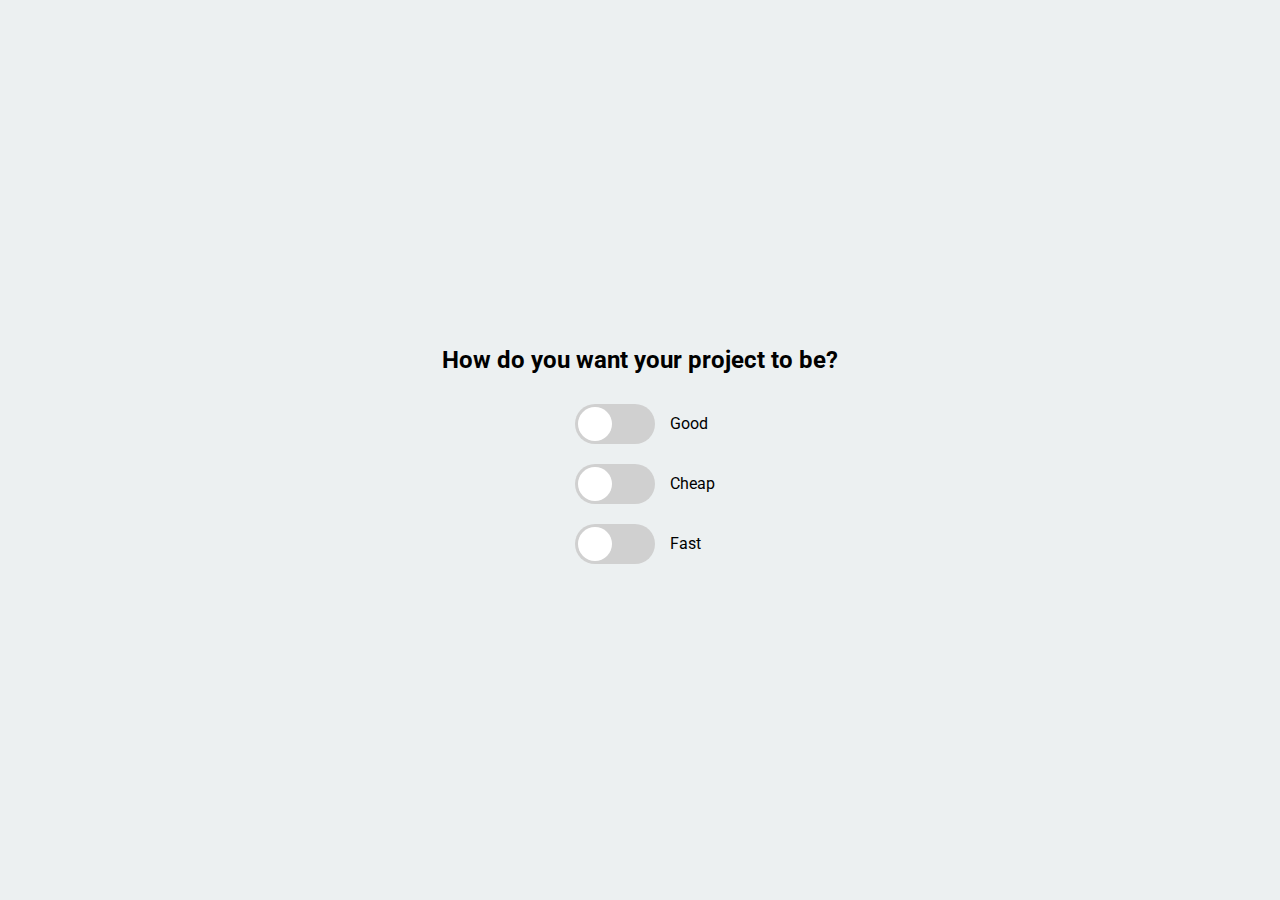
<file: index.html>
<!DOCTYPE html><html lang="en" class="dark"><head><meta charset="UTF-8"><meta name="viewport" content="width=device-width, initial-scale=1.0"><title>Good, Cheap, Fast: Checkboxes</title><link rel="stylesheet" href="src.fef422ea.css"></head><body> <div id="root"></div> <script src="src.11c3ca24.js"></script> </body></html>
</file>
<file: src.fef422ea.css>
@import url("https://fonts.googleapis.com/css?family=Roboto:300&display=swap");*{box-sizing:border-box}body{font-family:Roboto,sans-serif;height:100vh;margin:0}#root{height:100%;width:100%;background-color:#ecf0f1;flex-direction:column;justify-content:center;overflow:hidden;margin:0}#root,.toggle-container{display:flex;align-items:center}.toggle-container{margin:10px 0;width:200px}.toggle-container .toggle{visibility:hidden}.toggle-container .toggle:checked+.label{background-color:#8e44ad}.toggle-container .toggle:checked+.label .ball{animation:slideOn .3s linear forwards}.toggle-container .label{position:relative;background-color:#d0d0d0;border-radius:50px;cursor:pointer;display:inline-block;margin:0 15px;width:80px;height:40px}.toggle-container .label .ball{background:#fff;height:34px;width:34px;border-radius:50%;position:absolute;top:3px;left:3px;align-items:center;justify-content:center;animation:slideOff .3s linear forwards}@keyframes slideOn{0%{transform:translateX(0) scale(1)}50%{transform:translateX(20px) scale(1.2)}to{transform:translateX(40px) scale(1)}}@keyframes slideOff{0%{transform:translateX(40px) scale(1)}50%{transform:translateX(20px) scale(1.2)}to{transform:translateX(0) scale(1)}}
/*# sourceMappingURL=src.fef422ea.css.map */
</file>
